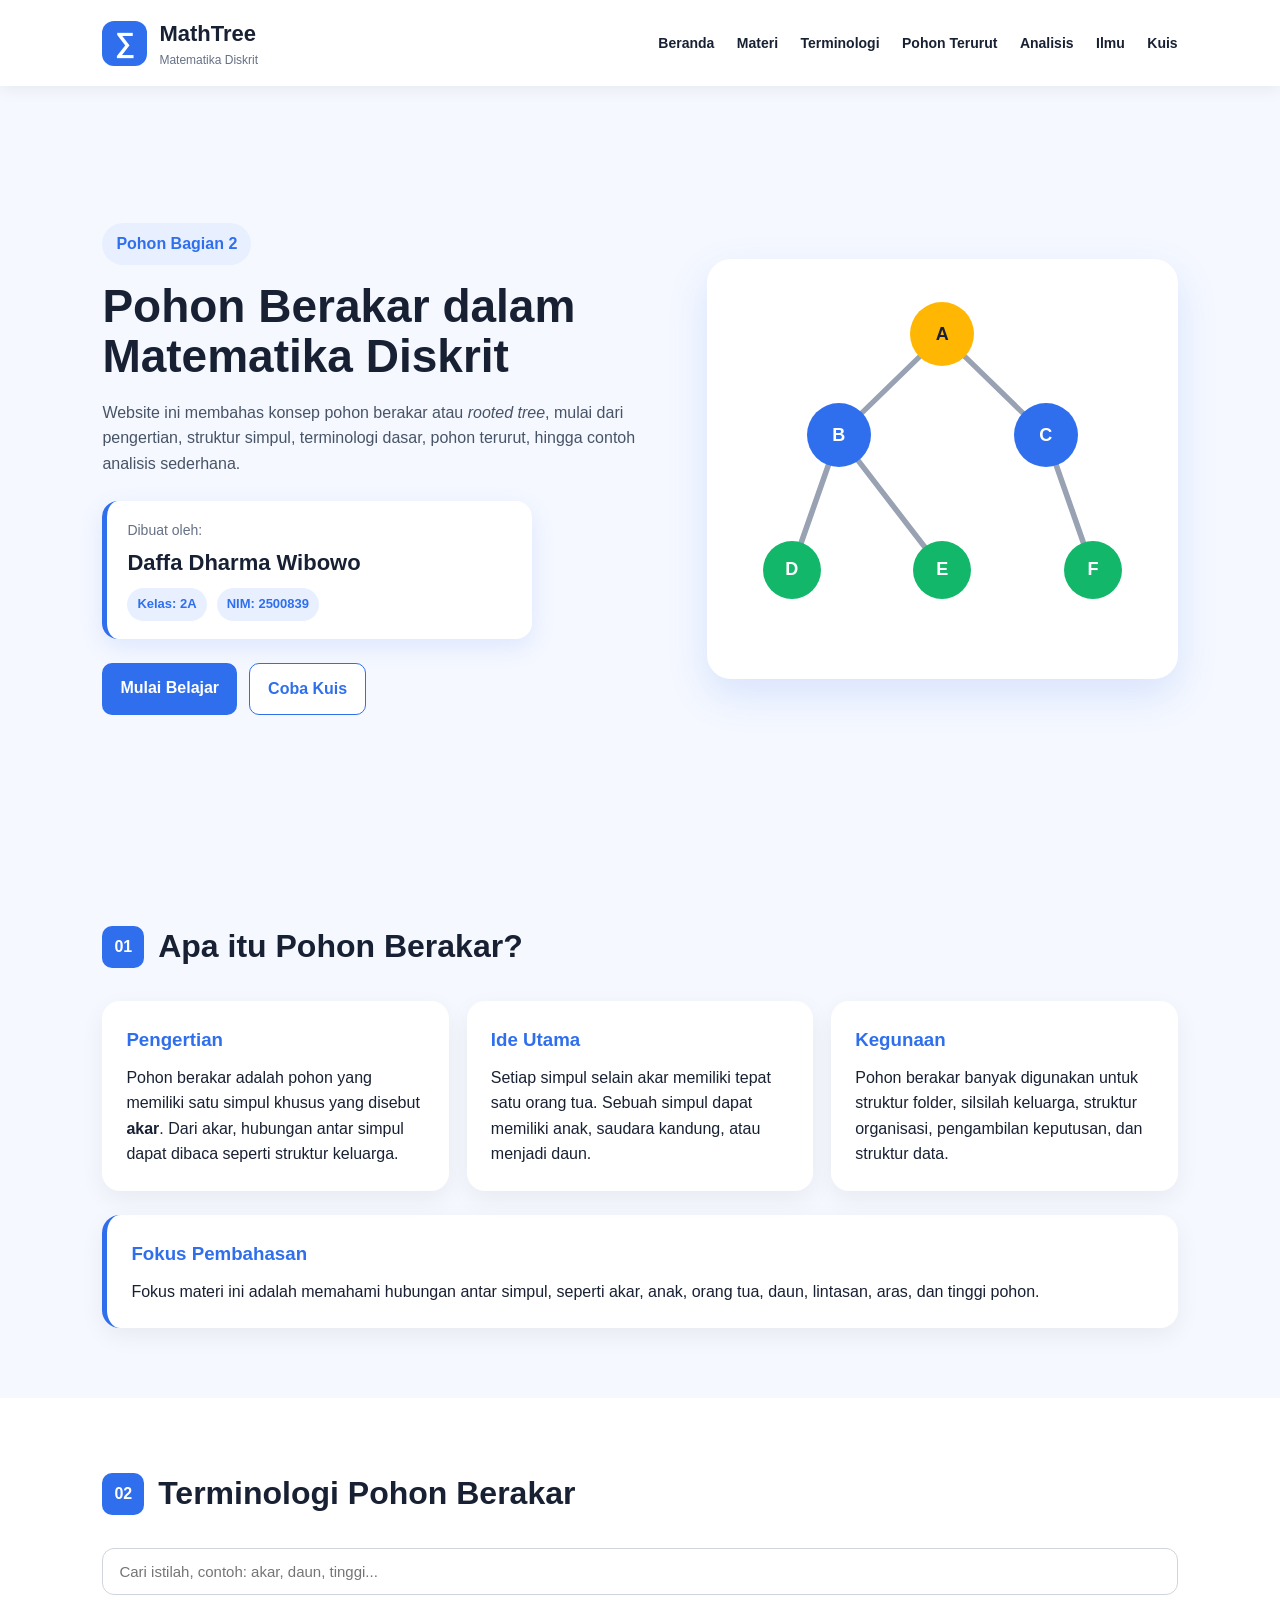
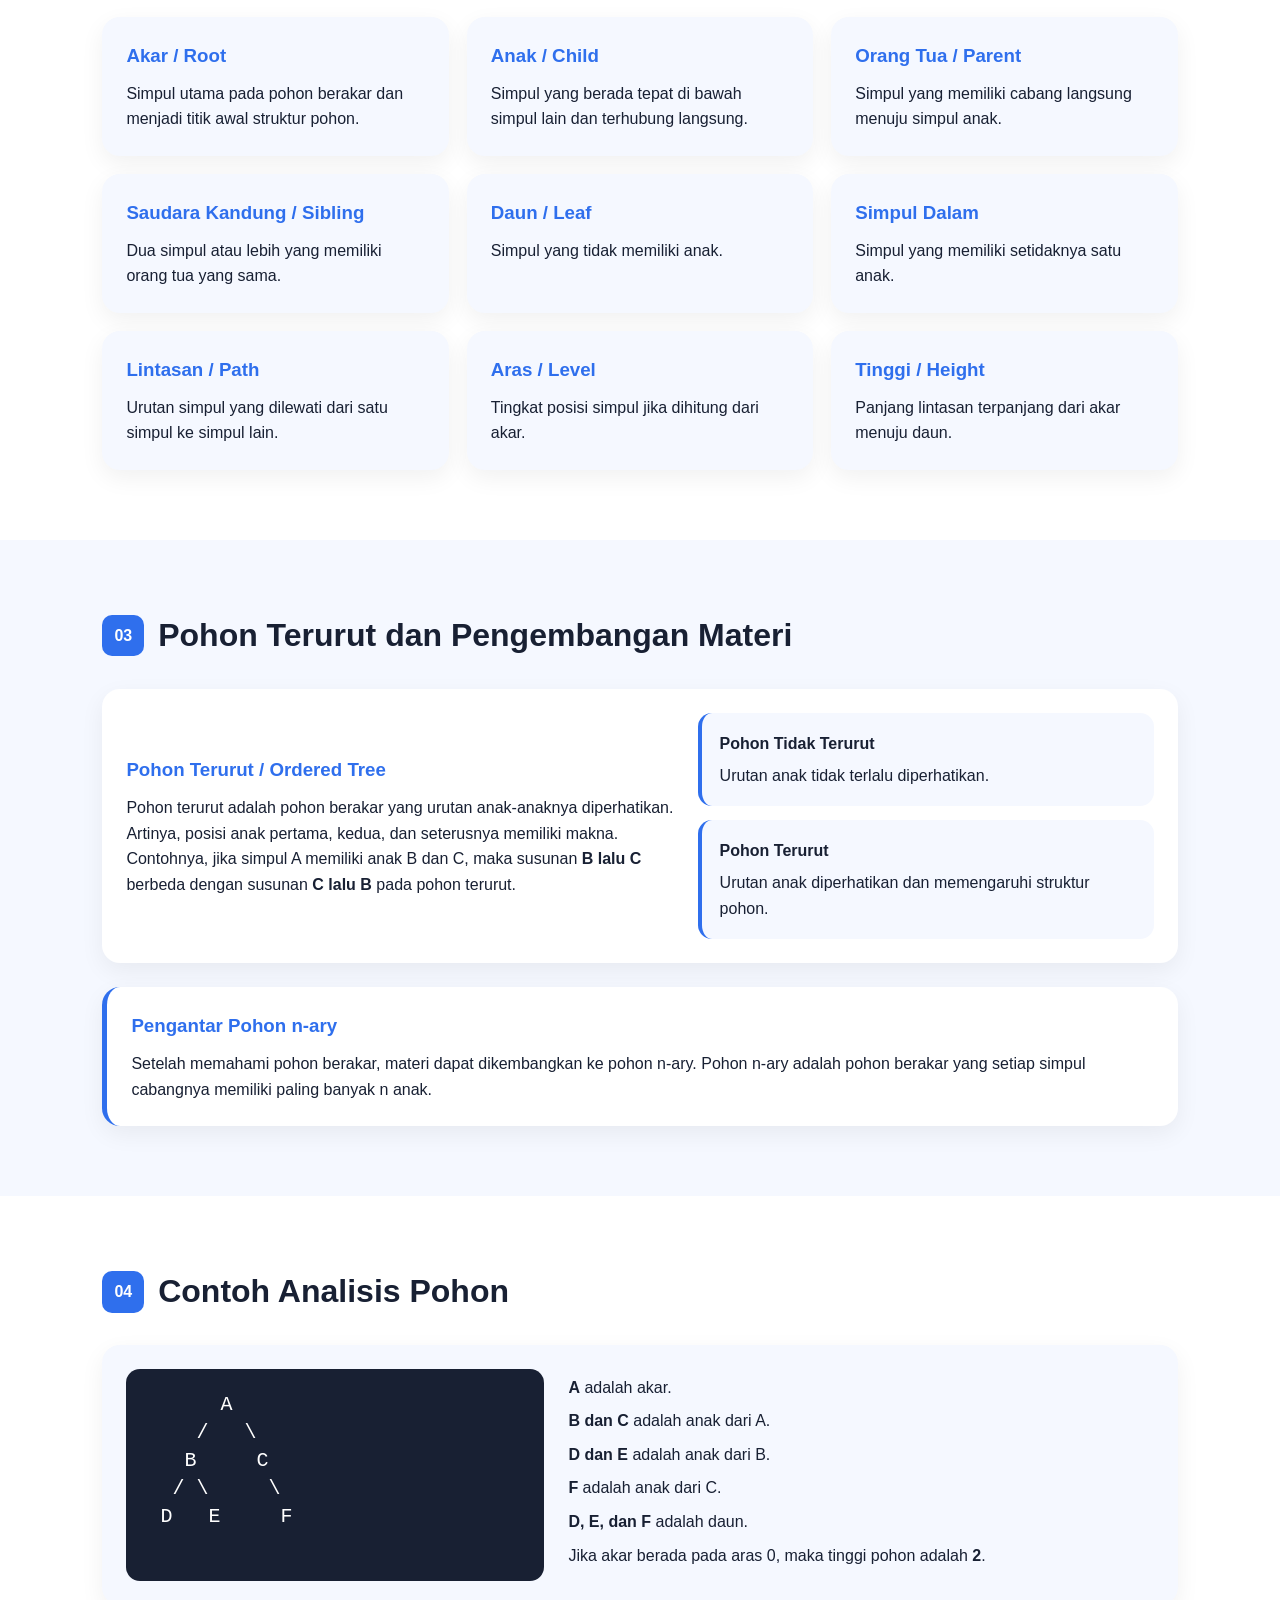
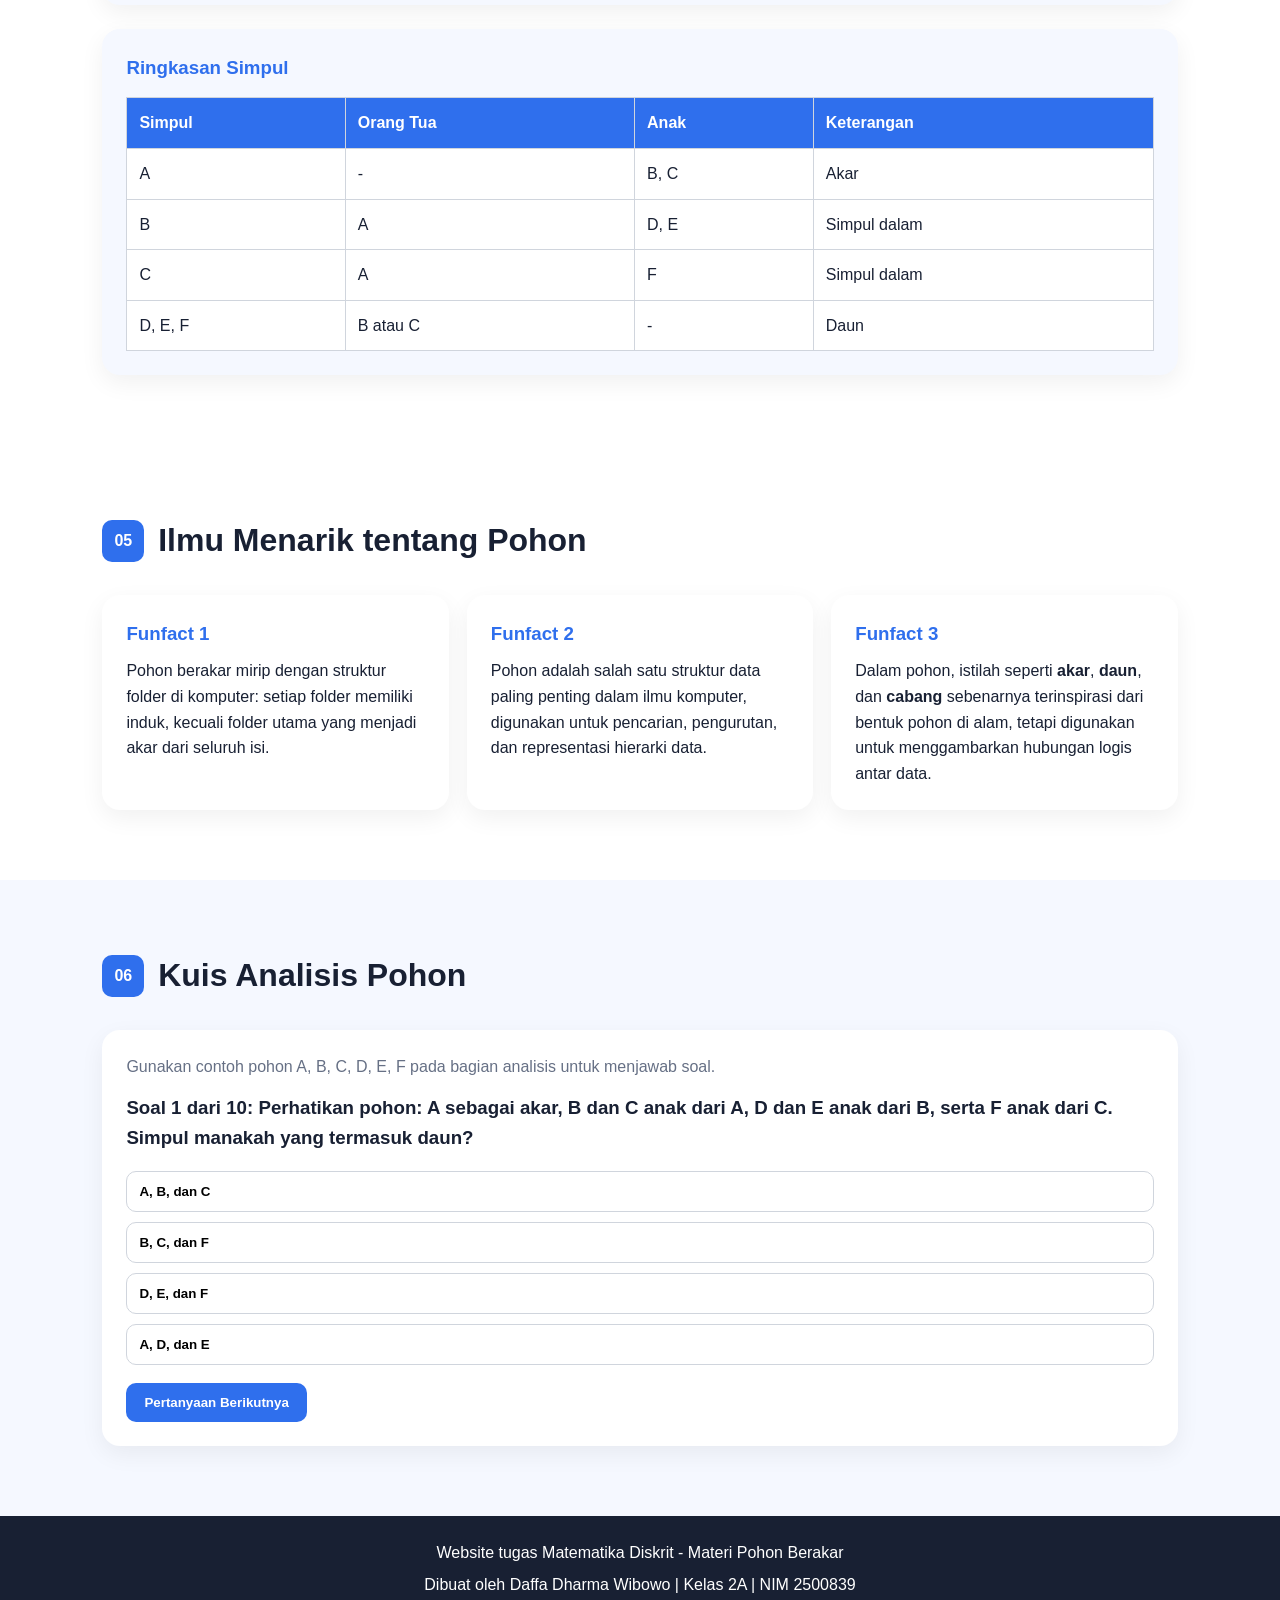
<file: index.html>
<!doctype html>
<html lang="id">
  <head>
    <meta charset="UTF-8" />
    <meta name="viewport" content="width=device-width, initial-scale=1.0" />
    <title>Matematika Diskrit - Pohon Berakar</title>
    <link rel="stylesheet" href="style.css" />
  </head>
  <body>
    <header class="navbar">
      <div class="brand">
        <span class="logo">∑</span>
        <div>
          <h1>MathTree</h1>
          <p>Matematika Diskrit</p>
        </div>
      </div>

      <nav>
        <a href="#beranda">Beranda</a>
        <a href="#materi">Materi</a>
        <a href="#terminologi">Terminologi</a>
        <a href="#terurut">Pohon Terurut</a>
        <a href="#analisis">Analisis</a>
        <a href="#ilmu">Ilmu</a>
        <a href="#kuis">Kuis</a>
      </nav>
    </header>

    <main>
      <section id="beranda" class="hero">
        <div class="hero-text">
          <span class="badge">Pohon Bagian 2</span>

          <h2>Pohon Berakar dalam Matematika Diskrit</h2>

          <p>
            Website ini membahas konsep pohon berakar atau <em>rooted tree</em>,
            mulai dari pengertian, struktur simpul, terminologi dasar, pohon
            terurut, hingga contoh analisis sederhana.
          </p>

          <div class="student-card">
            <p>Dibuat oleh:</p>
            <h3>Daffa Dharma Wibowo</h3>

            <div class="student-detail">
              <span>Kelas: 2A</span>
              <span>NIM: 2500839</span>
            </div>
          </div>

          <div class="hero-buttons">
            <a href="#materi" class="btn-primary">Mulai Belajar</a>
            <a href="#kuis" class="btn-secondary">Coba Kuis</a>
          </div>
        </div>

        <div class="tree-card">
          <svg
            class="tree-lines"
            viewBox="0 0 100 100"
            preserveAspectRatio="none"
          >
            <line x1="50" y1="18" x2="28" y2="42"></line>
            <line x1="50" y1="18" x2="72" y2="42"></line>
            <line x1="28" y1="42" x2="18" y2="74"></line>
            <line x1="28" y1="42" x2="50" y2="74"></line>
            <line x1="72" y1="42" x2="82" y2="74"></line>
          </svg>

          <div class="node root node-a">A</div>
          <div class="node node-b">B</div>
          <div class="node node-c">C</div>
          <div class="node small node-d">D</div>
          <div class="node small node-e">E</div>
          <div class="node small node-f">F</div>
        </div>
      </section>

      <section id="materi" class="section">
        <div class="section-title">
          <span>01</span>
          <h2>Apa itu Pohon Berakar?</h2>
        </div>

        <div class="content-grid">
          <article class="card">
            <h3>Pengertian</h3>
            <p>
              Pohon berakar adalah pohon yang memiliki satu simpul khusus yang
              disebut
              <strong>akar</strong>. Dari akar, hubungan antar simpul dapat
              dibaca seperti struktur keluarga.
            </p>
          </article>

          <article class="card">
            <h3>Ide Utama</h3>
            <p>
              Setiap simpul selain akar memiliki tepat satu orang tua. Sebuah
              simpul dapat memiliki anak, saudara kandung, atau menjadi daun.
            </p>
          </article>

          <article class="card">
            <h3>Kegunaan</h3>
            <p>
              Pohon berakar banyak digunakan untuk struktur folder, silsilah
              keluarga, struktur organisasi, pengambilan keputusan, dan struktur
              data.
            </p>
          </article>
        </div>

        <div class="info-box">
          <h3>Fokus Pembahasan</h3>
          <p>
            Fokus materi ini adalah memahami hubungan antar simpul, seperti
            akar, anak, orang tua, daun, lintasan, aras, dan tinggi pohon.
          </p>
        </div>
      </section>

      <section id="terminologi" class="section light">
        <div class="section-title">
          <span>02</span>
          <h2>Terminologi Pohon Berakar</h2>
        </div>

        <div class="search-box">
          <input
            type="text"
            id="searchInput"
            placeholder="Cari istilah, contoh: akar, daun, tinggi..."
          />
        </div>

        <div class="term-grid" id="termContainer">
          <div class="term-card">
            <h3>Akar / Root</h3>
            <p>
              Simpul utama pada pohon berakar dan menjadi titik awal struktur
              pohon.
            </p>
          </div>

          <div class="term-card">
            <h3>Anak / Child</h3>
            <p>
              Simpul yang berada tepat di bawah simpul lain dan terhubung
              langsung.
            </p>
          </div>

          <div class="term-card">
            <h3>Orang Tua / Parent</h3>
            <p>Simpul yang memiliki cabang langsung menuju simpul anak.</p>
          </div>

          <div class="term-card">
            <h3>Saudara Kandung / Sibling</h3>
            <p>Dua simpul atau lebih yang memiliki orang tua yang sama.</p>
          </div>

          <div class="term-card">
            <h3>Daun / Leaf</h3>
            <p>Simpul yang tidak memiliki anak.</p>
          </div>

          <div class="term-card">
            <h3>Simpul Dalam</h3>
            <p>Simpul yang memiliki setidaknya satu anak.</p>
          </div>

          <div class="term-card">
            <h3>Lintasan / Path</h3>
            <p>Urutan simpul yang dilewati dari satu simpul ke simpul lain.</p>
          </div>

          <div class="term-card">
            <h3>Aras / Level</h3>
            <p>Tingkat posisi simpul jika dihitung dari akar.</p>
          </div>

          <div class="term-card">
            <h3>Tinggi / Height</h3>
            <p>Panjang lintasan terpanjang dari akar menuju daun.</p>
          </div>
        </div>
      </section>

      <section id="terurut" class="section">
        <div class="section-title">
          <span>03</span>
          <h2>Pohon Terurut dan Pengembangan Materi</h2>
        </div>

        <div class="split-box">
          <div>
            <h3>Pohon Terurut / Ordered Tree</h3>
            <p>
              Pohon terurut adalah pohon berakar yang urutan anak-anaknya
              diperhatikan. Artinya, posisi anak pertama, kedua, dan seterusnya
              memiliki makna.
            </p>

            <p>
              Contohnya, jika simpul A memiliki anak B dan C, maka susunan
              <strong>B lalu C</strong> berbeda dengan susunan
              <strong>C lalu B</strong>
              pada pohon terurut.
            </p>
          </div>

          <div class="mini-comparison">
            <div class="mini-card">
              <h4>Pohon Tidak Terurut</h4>
              <p>Urutan anak tidak terlalu diperhatikan.</p>
            </div>

            <div class="mini-card">
              <h4>Pohon Terurut</h4>
              <p>Urutan anak diperhatikan dan memengaruhi struktur pohon.</p>
            </div>
          </div>
        </div>

        <div class="info-box">
          <h3>Pengantar Pohon n-ary</h3>
          <p>
            Setelah memahami pohon berakar, materi dapat dikembangkan ke pohon
            n-ary. Pohon n-ary adalah pohon berakar yang setiap simpul cabangnya
            memiliki paling banyak n anak.
          </p>
        </div>
      </section>

      <section id="analisis" class="section light">
        <div class="section-title">
          <span>04</span>
          <h2>Contoh Analisis Pohon</h2>
        </div>

        <div class="example-box">
          <pre>
      A
    /   \
   B     C
  / \     \
 D   E     F
        </pre
          >

          <div class="analysis-list">
            <p><strong>A</strong> adalah akar.</p>
            <p><strong>B dan C</strong> adalah anak dari A.</p>
            <p><strong>D dan E</strong> adalah anak dari B.</p>
            <p><strong>F</strong> adalah anak dari C.</p>
            <p><strong>D, E, dan F</strong> adalah daun.</p>
            <p>
              Jika akar berada pada aras 0, maka tinggi pohon adalah
              <strong>2</strong>.
            </p>
          </div>
        </div>

        <div class="table-card">
          <h3>Ringkasan Simpul</h3>

          <table>
            <thead>
              <tr>
                <th>Simpul</th>
                <th>Orang Tua</th>
                <th>Anak</th>
                <th>Keterangan</th>
              </tr>
            </thead>

            <tbody>
              <tr>
                <td>A</td>
                <td>-</td>
                <td>B, C</td>
                <td>Akar</td>
              </tr>

              <tr>
                <td>B</td>
                <td>A</td>
                <td>D, E</td>
                <td>Simpul dalam</td>
              </tr>

              <tr>
                <td>C</td>
                <td>A</td>
                <td>F</td>
                <td>Simpul dalam</td>
              </tr>

              <tr>
                <td>D, E, F</td>
                <td>B atau C</td>
                <td>-</td>
                <td>Daun</td>
              </tr>
            </tbody>
          </table>
        </div>
      </section>

      <section id="ilmu" class="section light">
        <div class="section-title">
          <span>05</span>
          <h2>Ilmu Menarik tentang Pohon</h2>
        </div>

        <div class="content-grid">
          <article class="card">
            <h3>Funfact 1</h3>
            <p>
              Pohon berakar mirip dengan struktur folder di komputer: setiap
              folder memiliki induk, kecuali folder utama yang menjadi akar dari
              seluruh isi.
            </p>
          </article>

          <article class="card">
            <h3>Funfact 2</h3>
            <p>
              Pohon adalah salah satu struktur data paling penting dalam ilmu
              komputer, digunakan untuk pencarian, pengurutan, dan representasi
              hierarki data.
            </p>
          </article>

          <article class="card">
            <h3>Funfact 3</h3>
            <p>
              Dalam pohon, istilah seperti <strong>akar</strong>,
              <strong>daun</strong>, dan <strong>cabang</strong> sebenarnya
              terinspirasi dari bentuk pohon di alam, tetapi digunakan untuk
              menggambarkan hubungan logis antar data.
            </p>
          </article>
        </div>
      </section>

      <section id="kuis" class="section">
        <div class="section-title">
          <span>06</span>
          <h2>Kuis Analisis Pohon</h2>
        </div>

        <div class="quiz-card">
          <p class="quiz-note">
            Gunakan contoh pohon A, B, C, D, E, F pada bagian analisis untuk
            menjawab soal.
          </p>

          <h3 id="question">Memuat pertanyaan...</h3>

          <div id="answerButtons" class="answer-buttons"></div>

          <p id="result"></p>

          <button id="nextBtn" class="btn-primary">
            Pertanyaan Berikutnya
          </button>
        </div>
      </section>
    </main>

    <footer>
      <p>Website tugas Matematika Diskrit - Materi Pohon Berakar</p>
      <p>Dibuat oleh Daffa Dharma Wibowo | Kelas 2A | NIM 2500839</p>
    </footer>

    <script src="script.js"></script>
  </body>
</html>
</file>
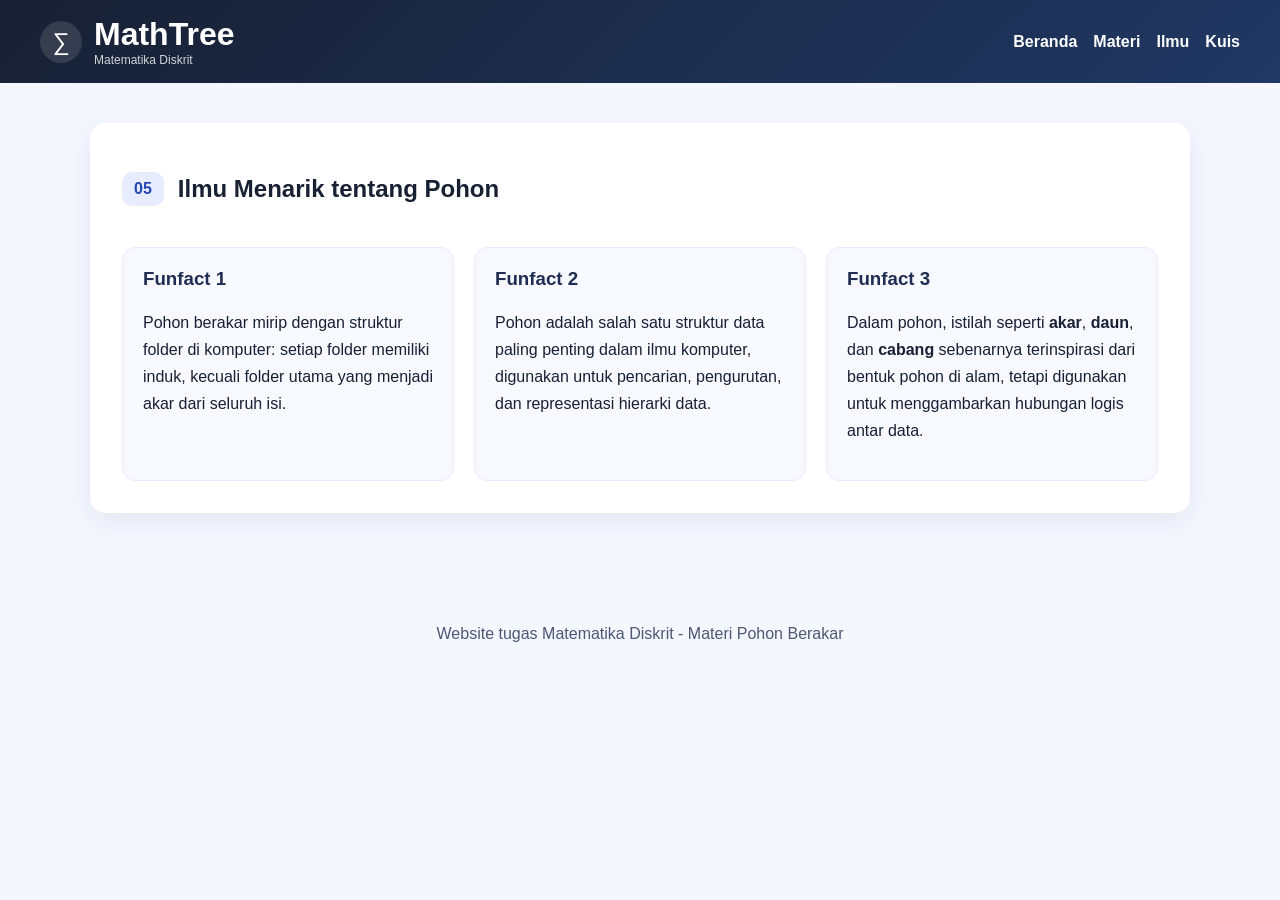
<file: praktikum.html>
<!doctype html>
<html lang="id">
  <head>
    <meta charset="UTF-8" />
    <meta name="viewport" content="width=device-width, initial-scale=1.0" />
    <title>Matematika Diskrit - Ilmu</title>
    <style>
      * {
        box-sizing: border-box;
      }
      body {
        margin: 0;
        font-family: Arial, sans-serif;
        background: #f5f7ff;
        color: #182033;
      }
      .navbar {
        background: linear-gradient(135deg, #182033, #203864);
        color: white;
        padding: 16px 40px;
        display: flex;
        justify-content: space-between;
        align-items: center;
      }
      .brand {
        display: flex;
        align-items: center;
        gap: 12px;
      }
      .logo {
        width: 42px;
        height: 42px;
        border-radius: 50%;
        display: grid;
        place-items: center;
        font-size: 24px;
        background: rgba(255, 255, 255, 0.12);
      }
      .brand h1,
      .brand p {
        margin: 0;
      }
      .brand p {
        font-size: 12px;
        opacity: 0.8;
      }
      nav {
        display: flex;
        gap: 16px;
        flex-wrap: wrap;
      }
      nav a {
        color: white;
        text-decoration: none;
        font-weight: 600;
      }
      main {
        padding: 40px 20px;
      }
      .section {
        max-width: 1100px;
        margin: 0 auto 32px;
        background: white;
        border-radius: 16px;
        box-shadow: 0 8px 24px rgba(24, 32, 51, 0.08);
        padding: 32px;
      }
      .section-title {
        display: flex;
        align-items: center;
        gap: 14px;
        margin-bottom: 24px;
      }
      .section-title span {
        background: #e8ecff;
        color: #2347b2;
        font-weight: 700;
        border-radius: 10px;
        padding: 8px 12px;
      }
      .content-grid {
        display: grid;
        grid-template-columns: repeat(auto-fit, minmax(220px, 1fr));
        gap: 20px;
      }
      .card {
        background: #f8f9ff;
        border: 1px solid #e6ebff;
        border-radius: 14px;
        padding: 20px;
      }
      .card h3 {
        margin-top: 0;
        color: #1f2d52;
      }
      .card p {
        line-height: 1.7;
      }
      footer {
        text-align: center;
        padding: 24px 20px 40px;
        color: #4d5873;
      }
    </style>
  </head>
  <body>
    <header class="navbar">
      <div class="brand">
        <span class="logo">∑</span>
        <div>
          <h1>MathTree</h1>
          <p>Matematika Diskrit</p>
        </div>
      </div>

      <nav>
        <a href="#beranda">Beranda</a>
        <a href="#materi">Materi</a>
        <a href="#ilmu">Ilmu</a>
        <a href="#kuis">Kuis</a>
      </nav>
    </header>

    <main>
      <section id="ilmu" class="section">
        <div class="section-title">
          <span>05</span>
          <h2>Ilmu Menarik tentang Pohon</h2>
        </div>

        <div class="content-grid">
          <article class="card">
            <h3>Funfact 1</h3>
            <p>
              Pohon berakar mirip dengan struktur folder di komputer: setiap
              folder memiliki induk, kecuali folder utama yang menjadi akar dari
              seluruh isi.
            </p>
          </article>

          <article class="card">
            <h3>Funfact 2</h3>
            <p>
              Pohon adalah salah satu struktur data paling penting dalam ilmu
              komputer, digunakan untuk pencarian, pengurutan, dan representasi
              hierarki data.
            </p>
          </article>

          <article class="card">
            <h3>Funfact 3</h3>
            <p>
              Dalam pohon, istilah seperti <strong>akar</strong>,
              <strong>daun</strong>, dan <strong>cabang</strong> sebenarnya
              terinspirasi dari bentuk pohon di alam, tetapi digunakan untuk
              menggambarkan hubungan logis antar data.
            </p>
          </article>
        </div>
      </section>
    </main>

    <footer>
      <p>Website tugas Matematika Diskrit - Materi Pohon Berakar</p>
    </footer>
  </body>
</html>
</file>
<file: style.css>
* {
  margin: 0;
  padding: 0;
  box-sizing: border-box;
}

html {
  scroll-behavior: smooth;
}

body {
  font-family: Arial, sans-serif;
  background: #f5f8ff;
  color: #182033;
  line-height: 1.6;
}

.navbar {
  position: sticky;
  top: 0;
  z-index: 10;
  background: white;
  display: flex;
  justify-content: space-between;
  align-items: center;
  padding: 16px 8%;
  box-shadow: 0 4px 16px rgba(0, 0, 0, 0.06);
}

.brand {
  display: flex;
  align-items: center;
  gap: 12px;
}

.logo {
  width: 45px;
  height: 45px;
  border-radius: 12px;
  background: #2f6fed;
  color: white;
  font-size: 28px;
  display: grid;
  place-items: center;
  font-weight: bold;
}

.brand h1 {
  font-size: 22px;
}

.brand p {
  font-size: 12px;
  color: #667085;
}

nav a {
  color: #182033;
  text-decoration: none;
  margin-left: 18px;
  font-weight: bold;
  font-size: 14px;
}

nav a:hover {
  color: #2f6fed;
}

.hero {
  min-height: 85vh;
  display: grid;
  grid-template-columns: 1.2fr 1fr;
  align-items: center;
  gap: 40px;
  padding: 70px 8%;
}

.badge {
  display: inline-block;
  background: #e8f0ff;
  color: #2f6fed;
  padding: 8px 14px;
  border-radius: 999px;
  font-weight: bold;
  margin-bottom: 16px;
}

.hero h2 {
  font-size: 46px;
  line-height: 1.1;
  margin-bottom: 18px;
}

.hero p {
  max-width: 600px;
  color: #475467;
  margin-bottom: 24px;
}

.student-card {
  background: white;
  border-left: 5px solid #2f6fed;
  padding: 18px 20px;
  border-radius: 16px;
  box-shadow: 0 8px 24px rgba(47, 111, 237, 0.12);
  margin-bottom: 24px;
  max-width: 430px;
}

.student-card p {
  margin-bottom: 4px;
  color: #667085;
  font-size: 14px;
}

.student-card h3 {
  color: #182033;
  font-size: 22px;
  margin-bottom: 8px;
}

.student-detail {
  display: flex;
  gap: 10px;
  flex-wrap: wrap;
}

.student-detail span {
  background: #e8f0ff;
  color: #2f6fed;
  padding: 6px 10px;
  border-radius: 999px;
  font-weight: bold;
  font-size: 13px;
}

.hero-buttons {
  display: flex;
  gap: 12px;
  flex-wrap: wrap;
}

.btn-primary,
.btn-secondary {
  border: none;
  padding: 12px 18px;
  border-radius: 10px;
  text-decoration: none;
  font-weight: bold;
  cursor: pointer;
  display: inline-block;
}

.btn-primary {
  background: #2f6fed;
  color: white;
}

.btn-secondary {
  background: white;
  color: #2f6fed;
  border: 1px solid #2f6fed;
}

.tree-card {
  background: white;
  border-radius: 24px;
  min-height: 420px;
  box-shadow: 0 16px 40px rgba(47, 111, 237, 0.15);
  position: relative;
  overflow: hidden;
}

.tree-lines {
  position: absolute;
  inset: 0;
  width: 100%;
  height: 100%;
}

.tree-lines line {
  stroke: #98a2b3;
  stroke-width: 1.2;
  stroke-linecap: round;
}

.tree-card .node {
  position: absolute;
  transform: translate(-50%, -50%);
  width: 64px;
  height: 64px;
  border-radius: 50%;
  background: #2f6fed;
  color: white;
  display: grid;
  place-items: center;
  font-weight: bold;
  font-size: 18px;
  margin: 0;
  z-index: 2;
}

.tree-card .node.root {
  background: #ffb703;
  color: #182033;
}

.tree-card .node.small {
  width: 58px;
  height: 58px;
  background: #12b76a;
}

.node-a {
  top: 18%;
  left: 50%;
}

.node-b {
  top: 42%;
  left: 28%;
}

.node-c {
  top: 42%;
  left: 72%;
}

.node-d {
  top: 74%;
  left: 18%;
}

.node-e {
  top: 74%;
  left: 50%;
}

.node-f {
  top: 74%;
  left: 82%;
}

.section {
  padding: 70px 8%;
}

.light {
  background: white;
}

.section-title {
  display: flex;
  align-items: center;
  gap: 14px;
  margin-bottom: 28px;
}

.section-title span {
  background: #2f6fed;
  color: white;
  padding: 8px 12px;
  border-radius: 10px;
  font-weight: bold;
}

.section-title h2 {
  font-size: 32px;
}

.content-grid,
.term-grid {
  display: grid;
  grid-template-columns: repeat(3, 1fr);
  gap: 18px;
}

.card,
.term-card,
.quiz-card,
.example-box,
.table-card,
.info-box,
.split-box {
  background: white;
  padding: 24px;
  border-radius: 18px;
  box-shadow: 0 8px 24px rgba(0, 0, 0, 0.06);
}

.light .term-card,
.light .example-box,
.light .table-card {
  background: #f5f8ff;
}

.card h3,
.term-card h3,
.info-box h3,
.split-box h3,
.table-card h3 {
  margin-bottom: 10px;
  color: #2f6fed;
}

.info-box {
  margin-top: 24px;
  border-left: 5px solid #2f6fed;
}

.search-box {
  margin-bottom: 22px;
}

.search-box input {
  width: 100%;
  padding: 14px 16px;
  border: 1px solid #d0d5dd;
  border-radius: 12px;
  font-size: 15px;
}

.split-box {
  display: grid;
  grid-template-columns: 1.2fr 1fr;
  gap: 24px;
  align-items: center;
}

.mini-comparison {
  display: grid;
  gap: 14px;
}

.mini-card {
  background: #f5f8ff;
  border-radius: 14px;
  padding: 18px;
  border-left: 4px solid #2f6fed;
}

.mini-card h4 {
  color: #182033;
  margin-bottom: 6px;
}

.example-box {
  display: grid;
  grid-template-columns: 1fr 1.4fr;
  gap: 24px;
  align-items: center;
}

.example-box pre {
  background: #182033;
  color: white;
  padding: 22px;
  border-radius: 14px;
  overflow-x: auto;
  font-size: 20px;
  line-height: 1.4;
}

.analysis-list p {
  margin-bottom: 8px;
}

.table-card {
  margin-top: 24px;
  overflow-x: auto;
}

table {
  width: 100%;
  border-collapse: collapse;
  margin-top: 14px;
}

th,
td {
  padding: 12px;
  border: 1px solid #d0d5dd;
  text-align: left;
}

th {
  background: #2f6fed;
  color: white;
}

td {
  background: white;
}

.quiz-note {
  color: #667085;
  margin-bottom: 14px;
}

.answer-buttons {
  display: grid;
  grid-template-columns: 1fr;
  gap: 10px;
  margin: 18px 0;
}

.answer-buttons button {
  padding: 12px;
  border: 1px solid #d0d5dd;
  background: white;
  border-radius: 10px;
  cursor: pointer;
  text-align: left;
  font-weight: bold;
}

.answer-buttons button:hover {
  border-color: #2f6fed;
  color: #2f6fed;
}

.answer-buttons button:disabled {
  cursor: not-allowed;
}

#result {
  margin-bottom: 16px;
  font-weight: bold;
}

footer {
  text-align: center;
  padding: 24px 8%;
  background: #182033;
  color: white;
}

footer p {
  margin-bottom: 6px;
}

@media (max-width: 900px) {
  .navbar {
    flex-direction: column;
    gap: 12px;
  }

  nav {
    display: flex;
    flex-wrap: wrap;
    justify-content: center;
    gap: 10px;
  }

  nav a {
    margin-left: 0;
  }

  .hero {
    grid-template-columns: 1fr;
    padding-top: 40px;
  }

  .hero h2 {
    font-size: 34px;
  }

  .content-grid,
  .term-grid,
  .split-box,
  .example-box {
    grid-template-columns: 1fr;
  }

  .tree-card {
    min-height: 360px;
    margin-top: 20px;
  }

  .tree-card .node {
    width: 54px;
    height: 54px;
    font-size: 16px;
  }

  .tree-card .node.small {
    width: 48px;
    height: 48px;
  }
}
</file>
